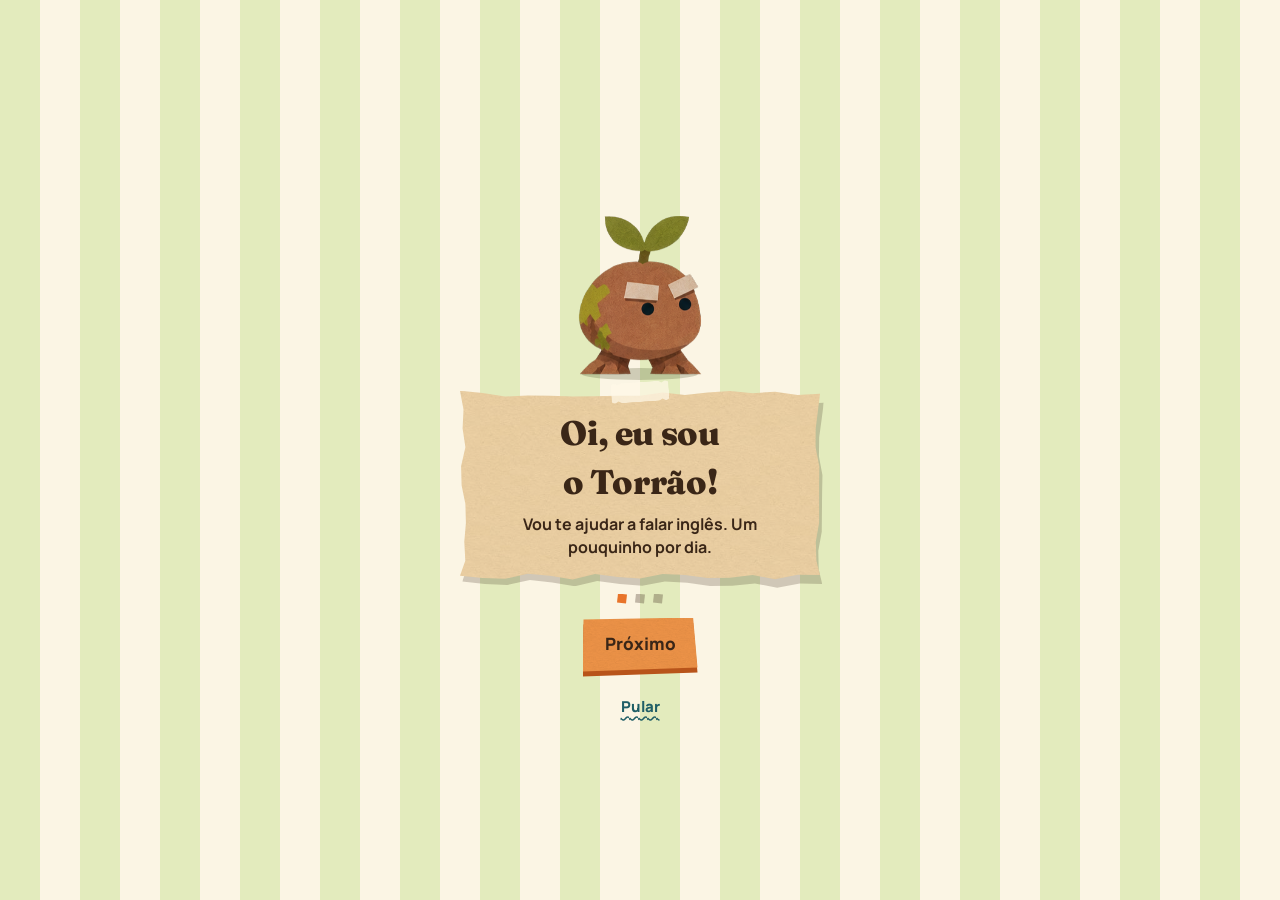
<file: index.html>
<!doctype html>
<html lang="pt-BR">
<head>
<meta charset="utf-8">
<meta name="viewport" content="width=device-width, initial-scale=1, viewport-fit=cover, user-scalable=no">
<meta name="theme-color" content="#3a2617">
<title>Torrão</title>
<link rel="preload" href="assets/fonts/fraunces-latin.woff2" as="font" type="font/woff2" crossorigin>
<link rel="stylesheet" href="src/style.css?v=83">
</head>
<body>
<div id="app">
  <div class="ceu"></div>
  <div class="nuvens" aria-hidden="true"></div>
  <div id="conteudo"></div>
</div>
<div id="camada"></div>
<div id="aviso" role="status" aria-live="polite"></div>
<script src="src/versao.js?v=83"></script>
<script src="src/canal.js?v=83"></script>
<script src="src/data.js?v=83"></script>
<script src="src/data2.js?v=83"></script>
<script src="src/generico.js?v=83"></script>
<script src="src/ia.js?v=83"></script>
<script src="src/teste_data.js?v=83"></script>
<script src="src/logic.js?v=83"></script>
<script>if (/[?&]foto=\d/.test(location.search)) document.write('<script src="src/foto.js"><\/script>');</script>
<script src="src/som.js?v=83"></script>
<script src="src/voz.js?v=83"></script>
<script src="src/loja.js?v=83"></script>
<script src="src/papel.js?v=83"></script>
<script src="src/pet_meta.js?v=83"></script>
<script src="src/roupa_meta.js?v=83"></script>
<script src="src/vestir.js?v=83"></script>
<script src="src/careca_meta.js?v=83"></script>
<script src="src/roupa8_meta.js?v=83"></script>
<script src="src/pet.js?v=83"></script>
<script src="src/app.js?v=83"></script>
</body>
</html>
</file>
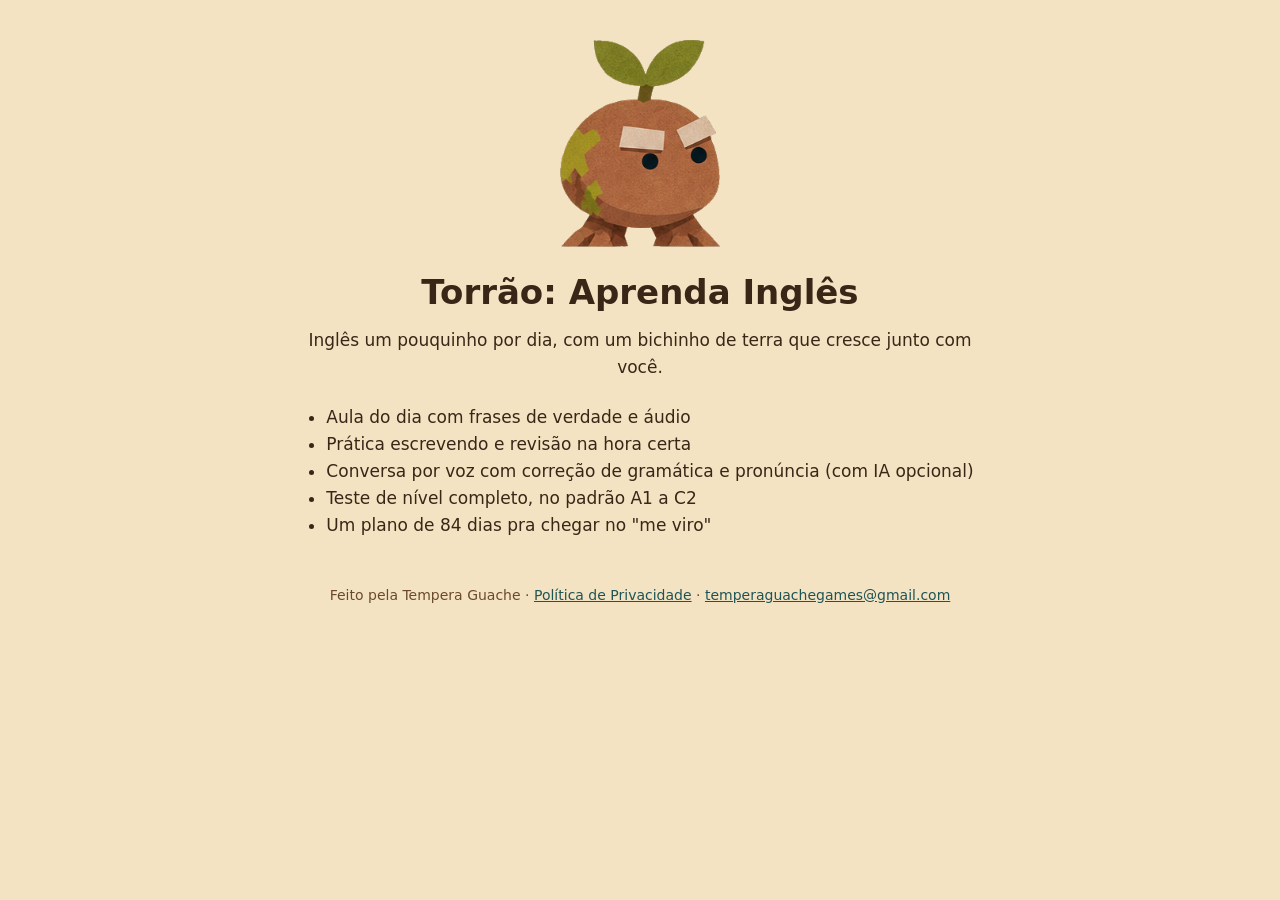
<file: docs/index.html>
<!doctype html>
<html lang="pt-BR">
<head>
<meta charset="utf-8">
<meta name="viewport" content="width=device-width, initial-scale=1">
<title>Torrão: Aprenda Inglês</title>
<style>
  body { margin: 0; background: #f4e3c3; color: #3a2617; font: 17px/1.6 system-ui, -apple-system, "Segoe UI", Roboto, sans-serif; }
  main { max-width: 680px; margin: 0 auto; padding: 40px 18px 60px; text-align: center; }
  img { width: 160px; height: auto; }
  h1 { font-size: 34px; margin: 10px 0 4px; }
  p { margin: 8px 0; }
  ul { text-align: left; display: inline-block; margin: 14px 0; padding-left: 20px; }
  a { color: #1f5456; }
  .rodape { margin-top: 30px; font-size: 14px; color: #6b4a2c; }
</style>
</head>
<body>
<main>
  <img src="torrao.png" alt="Torrão">
  <h1>Torrão: Aprenda Inglês</h1>
  <p>Inglês um pouquinho por dia, com um bichinho de terra que cresce junto com você.</p>
  <ul>
    <li>Aula do dia com frases de verdade e áudio</li>
    <li>Prática escrevendo e revisão na hora certa</li>
    <li>Conversa por voz com correção de gramática e pronúncia (com IA opcional)</li>
    <li>Teste de nível completo, no padrão A1 a C2</li>
    <li>Um plano de 84 dias pra chegar no "me viro"</li>
  </ul>
  <p class="rodape">Feito pela Tempera Guache · <a href="privacidade.html">Política de Privacidade</a> · <a href="mailto:temperaguachegames@gmail.com">temperaguachegames@gmail.com</a></p>
</main>
</body>
</html>
</file>
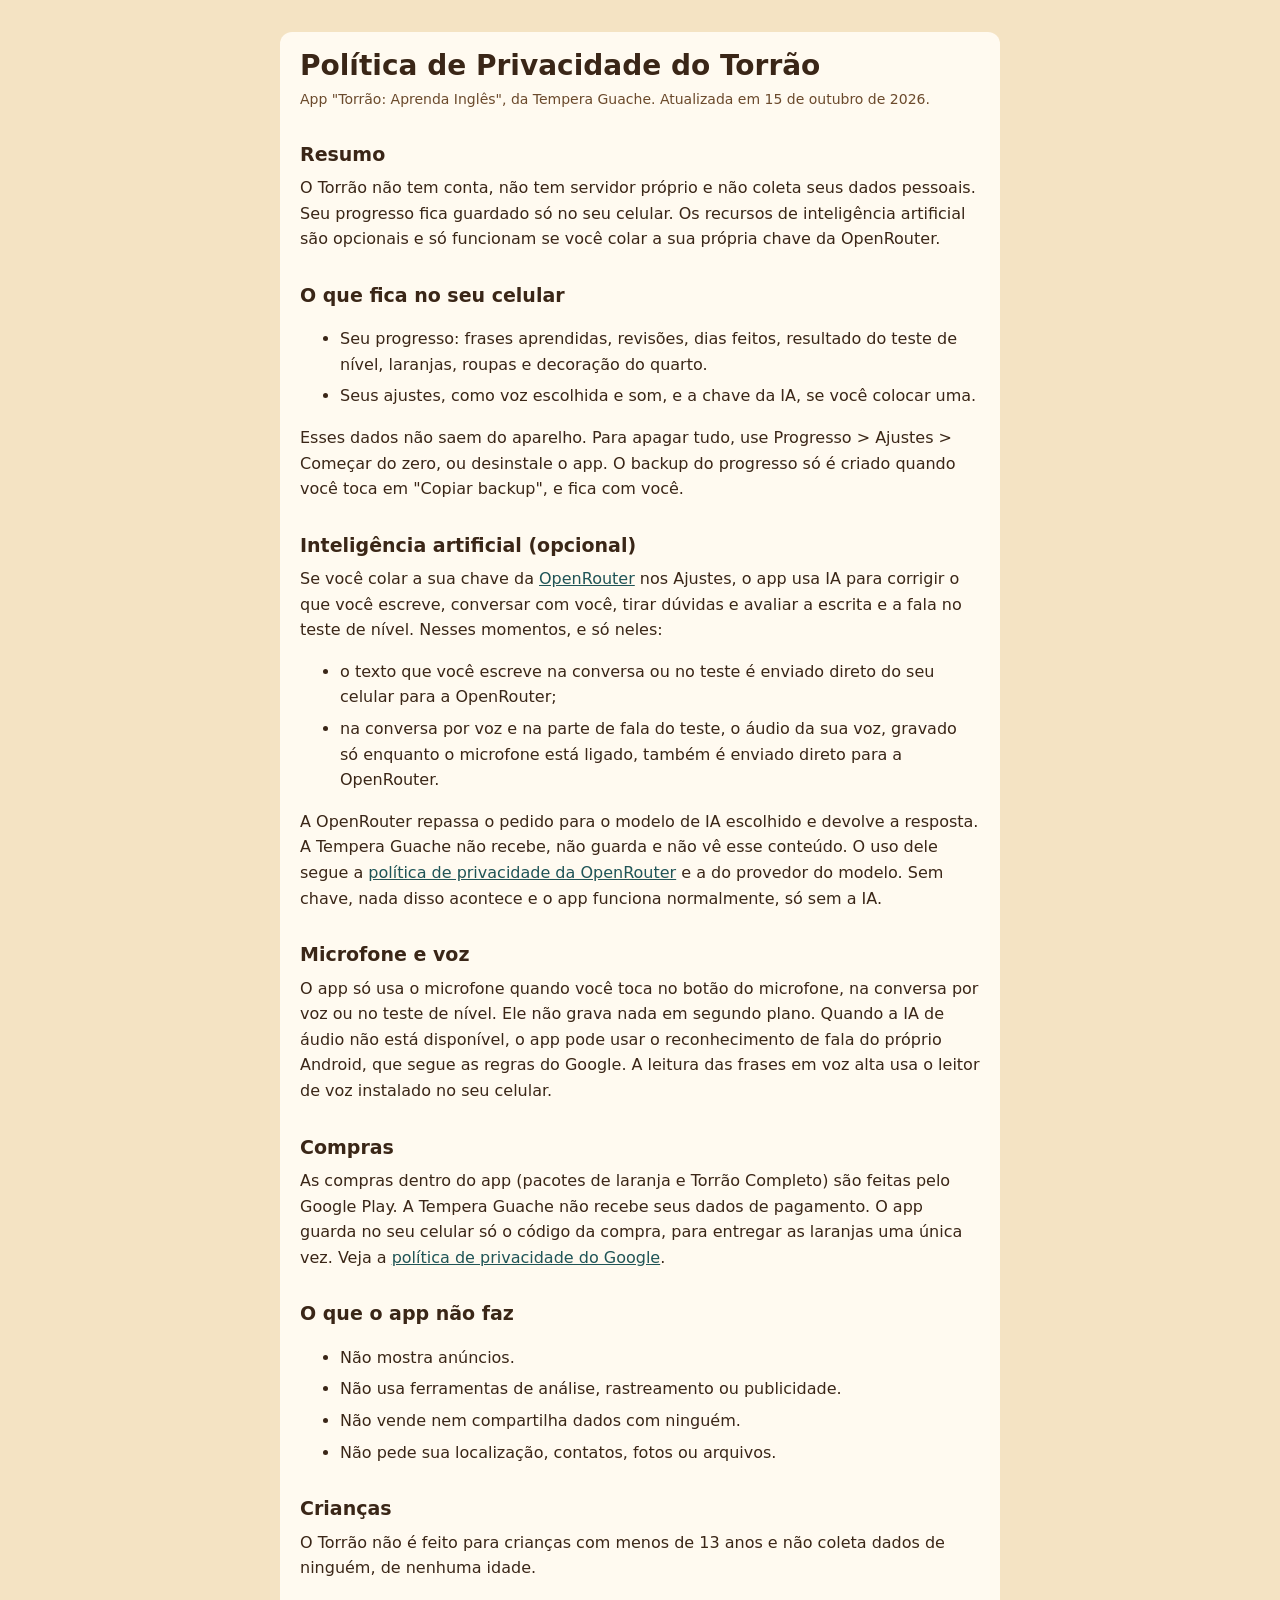
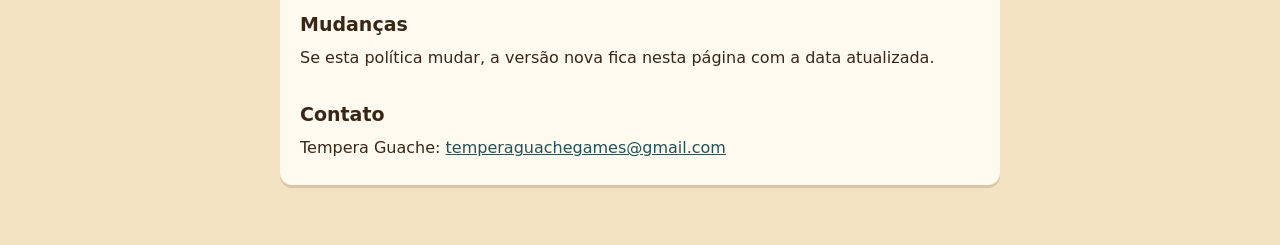
<file: docs/privacidade.html>
<!doctype html>
<html lang="pt-BR">
<head>
<meta charset="utf-8">
<meta name="viewport" content="width=device-width, initial-scale=1">
<title>Torrão: Política de Privacidade</title>
<style>
  body { margin: 0; background: #f4e3c3; color: #3a2617; font: 16px/1.6 system-ui, -apple-system, "Segoe UI", Roboto, sans-serif; }
  main { max-width: 720px; margin: 0 auto; padding: 32px 18px 60px; }
  h1 { font-size: 28px; line-height: 1.15; margin: 0 0 4px; }
  h2 { font-size: 19px; margin: 28px 0 6px; }
  p, li { margin: 6px 0; }
  .data { color: #6b4a2c; font-size: 14px; }
  a { color: #1f5456; }
  .papel { background: #fffaf0; border-radius: 12px; padding: 18px 20px; box-shadow: 0 3px 0 rgba(58, 38, 23, .15); }
</style>
</head>
<body>
<main>
  <div class="papel">
    <h1>Política de Privacidade do Torrão</h1>
    <p class="data">App "Torrão: Aprenda Inglês", da Tempera Guache. Atualizada em 15 de outubro de 2026.</p>

    <h2>Resumo</h2>
    <p>O Torrão não tem conta, não tem servidor próprio e não coleta seus dados pessoais. Seu progresso fica guardado só no seu celular.
      Os recursos de inteligência artificial são opcionais e só funcionam se você colar a sua própria chave da OpenRouter.</p>

    <h2>O que fica no seu celular</h2>
    <ul>
      <li>Seu progresso: frases aprendidas, revisões, dias feitos, resultado do teste de nível, laranjas, roupas e decoração do quarto.</li>
      <li>Seus ajustes, como voz escolhida e som, e a chave da IA, se você colocar uma.</li>
    </ul>
    <p>Esses dados não saem do aparelho. Para apagar tudo, use Progresso &gt; Ajustes &gt; Começar do zero, ou desinstale o app.
      O backup do progresso só é criado quando você toca em "Copiar backup", e fica com você.</p>

    <h2>Inteligência artificial (opcional)</h2>
    <p>Se você colar a sua chave da <a href="https://openrouter.ai">OpenRouter</a> nos Ajustes, o app usa IA para corrigir o que você escreve, conversar com você,
      tirar dúvidas e avaliar a escrita e a fala no teste de nível. Nesses momentos, e só neles:</p>
    <ul>
      <li>o texto que você escreve na conversa ou no teste é enviado direto do seu celular para a OpenRouter;</li>
      <li>na conversa por voz e na parte de fala do teste, o áudio da sua voz, gravado só enquanto o microfone está ligado, também é enviado direto para a OpenRouter.</li>
    </ul>
    <p>A OpenRouter repassa o pedido para o modelo de IA escolhido e devolve a resposta. A Tempera Guache não recebe, não guarda e não vê esse conteúdo.
      O uso dele segue a <a href="https://openrouter.ai/privacy">política de privacidade da OpenRouter</a> e a do provedor do modelo.
      Sem chave, nada disso acontece e o app funciona normalmente, só sem a IA.</p>

    <h2>Microfone e voz</h2>
    <p>O app só usa o microfone quando você toca no botão do microfone, na conversa por voz ou no teste de nível. Ele não grava nada em segundo plano.
      Quando a IA de áudio não está disponível, o app pode usar o reconhecimento de fala do próprio Android, que segue as regras do Google.
      A leitura das frases em voz alta usa o leitor de voz instalado no seu celular.</p>

    <h2>Compras</h2>
    <p>As compras dentro do app (pacotes de laranja e Torrão Completo) são feitas pelo Google Play. A Tempera Guache não recebe seus dados de pagamento.
      O app guarda no seu celular só o código da compra, para entregar as laranjas uma única vez. Veja a <a href="https://policies.google.com/privacy">política de privacidade do Google</a>.</p>

    <h2>O que o app não faz</h2>
    <ul>
      <li>Não mostra anúncios.</li>
      <li>Não usa ferramentas de análise, rastreamento ou publicidade.</li>
      <li>Não vende nem compartilha dados com ninguém.</li>
      <li>Não pede sua localização, contatos, fotos ou arquivos.</li>
    </ul>

    <h2>Crianças</h2>
    <p>O Torrão não é feito para crianças com menos de 13 anos e não coleta dados de ninguém, de nenhuma idade.</p>

    <h2>Mudanças</h2>
    <p>Se esta política mudar, a versão nova fica nesta página com a data atualizada.</p>

    <h2>Contato</h2>
    <p>Tempera Guache: <a href="mailto:temperaguachegames@gmail.com">temperaguachegames@gmail.com</a></p>
  </div>
</main>
</body>
</html>
</file>
<file: src/style.css>
/* Torrão v2: "horta no céu de papel".
   Tudo é papel recortado: céu de fundo (muda com a hora), folhas com borda rasgada em camadas, botões de papel empilhado,
   tirinhas presas com fita. Sem contorno preto. Títulos em Fraunces, texto em Manrope. */
@font-face { font-family: "Fraunces"; src: url("../assets/fonts/fraunces-latin.woff2") format("woff2"); font-weight: 100 900; font-display: block; }
@font-face { font-family: "Fraunces"; src: url("../assets/fonts/fraunces-latinext.woff2") format("woff2"); font-weight: 100 900; font-display: block;
  unicode-range: U+0100-024F, U+0259, U+1E00-1EFF, U+2020, U+20A0-20AB, U+20AD-20C0, U+2113, U+2C60-2C7F, U+A720-A7FF; }
@font-face { font-family: "Manrope"; src: url("../assets/fonts/manrope-latin.woff2") format("woff2"); font-weight: 200 800; font-display: block; }
@font-face { font-family: "Manrope"; src: url("../assets/fonts/manrope-latinext.woff2") format("woff2"); font-weight: 200 800; font-display: block;
  unicode-range: U+0100-024F, U+0259, U+1E00-1EFF, U+2020, U+20A0-20AB, U+20AD-20C0, U+2113, U+2C60-2C7F, U+A720-A7FF; }

:root {
  --tinta: #3a2617;          /* texto */
  --tinta-2: #7a5236;
  --papel: #f3e6cc;          /* creme */
  --papel-2: #e8d4ad;
  --kraft: #c9a274;
  --kraft-escuro: #9c7650;
  --oliva: #6e7f2e;
  --oliva-claro: #a9b75a;
  --oliva-escuro: #4f5c1f;
  --laranja: #e8742a;
  --laranja-claro: #f4a259;
  --laranja-escuro: #b8541a;
  --petroleo: #1f5e66;
  --petroleo-claro: #6aa5a8;
  --petroleo-escuro: #154349;
  --terracota: #d9775a;
  --terracota-escuro: #a8513a;
  --fita: rgba(255, 249, 232, .72);
  --f-titulo: "Fraunces", Georgia, "Times New Roman", serif;
  --f-texto: "Manrope", "Segoe UI", system-ui, -apple-system, sans-serif;
  --nav-h: 74px;
  color-scheme: light;
}

* { box-sizing: border-box; -webkit-tap-highlight-color: transparent; }
html, body { height: 100%; margin: 0; }
body {
  background: #2a1b10;
  color: var(--tinta);
  font-family: var(--f-texto);
  font-size: 15px;
  line-height: 1.45;
  overscroll-behavior: none;
  -webkit-user-select: none; user-select: none;
}
button { font: inherit; color: inherit; cursor: pointer; border: 0; background: none; padding: 0; }
input, textarea { font: inherit; -webkit-user-select: text; user-select: text; }
img { display: block; max-width: 100%; -webkit-user-drag: none; }
[hidden] { display: none !important; }
:focus-visible { outline: 3px dashed var(--laranja-escuro); outline-offset: 4px; }

h1, h2, h3 { font-family: var(--f-titulo); font-weight: 800; margin: 0; letter-spacing: -.01em; color: var(--tinta); text-wrap: balance; font-optical-sizing: auto; }

/* ---------- moldura do app e céu ---------- */
#app { position: relative; max-width: 520px; height: 100%; margin: 0 auto; overflow: hidden; background: #f0b98a; }
.ceu { position: absolute; inset: 0; background: var(--ceu-img) center top / cover no-repeat; z-index: 0; transition: background-image 1s; }
/* véu de papel por cima do cenário: o fundo fica mais calmo e o que importa aparece */
.ceu::after { content: ""; position: absolute; inset: 0; background: rgba(243, 230, 204, .28); }
.festa .ceu::after, .revisao .ceu::after { background: rgba(243, 230, 204, .45); }
body.noite .ceu::after { background: rgba(243, 230, 204, .1); }
body.noite .festa .ceu::after, body.noite .revisao .ceu::after { background: rgba(30, 20, 40, .25); }
.nuvens { position: absolute; inset: 0; z-index: 1; pointer-events: none; overflow: hidden; }
.nuvens.noite .nuvem { filter: brightness(.5) saturate(.6); }
.nuvem { position: absolute; left: 0; opacity: .95; animation: vento linear infinite; will-change: transform; transition: filter .6s; }
@keyframes vento { from { transform: translateX(-120%); } to { transform: translateX(var(--fim, 560px)); } }
.tela { position: absolute; inset: 0; z-index: 2; overflow-y: auto; overflow-x: hidden; padding-bottom: calc(var(--nav-h) + 24px); -webkit-overflow-scrolling: touch; scrollbar-width: none; }
.tela::-webkit-scrollbar { display: none; }

/* ---------- papel (folha com borda rasgada e uma camada embaixo) ---------- */
.papel { position: relative; isolation: isolate; padding: 18px; }
.papel::before, .papel::after { content: ""; position: absolute; inset: 0; clip-path: var(--rasgo, none); }
.papel::before { z-index: -1; background: var(--papel) url("../assets/papel.jpg") center / 320px; background-blend-mode: multiply; }
.papel::after { z-index: -2; background: var(--papel-sombra, rgba(58, 38, 23, .22)); transform: translate(3px, 7px) rotate(.5deg); }
.papel.kraft::before { background-color: var(--kraft); }
.papel.creme2::before { background-color: var(--papel-2); }
.r1 { --rasgo: var(--rasgo-1); } .r2 { --rasgo: var(--rasgo-2); } .r3 { --rasgo: var(--rasgo-3); }
.r4 { --rasgo: var(--rasgo-4); } .r5 { --rasgo: var(--rasgo-5); } .r6 { --rasgo: var(--rasgo-6); }
.torto-e { transform: rotate(-1.2deg); } .torto-d { transform: rotate(1deg); }

/* fita adesiva */
.fita { position: absolute; width: 58px; height: 20px; background: var(--fita); top: -9px; left: 50%; transform: translateX(-50%) rotate(-4deg); z-index: 3;
  clip-path: polygon(0 8%, 6% 0, 12% 10%, 18% 0, 82% 0, 88% 10%, 94% 0, 100% 8%, 100% 92%, 94% 100%, 88% 90%, 82% 100%, 18% 100%, 12% 90%, 6% 100%, 0 92%); }
.fita.e { left: 14px; transform: rotate(-12deg); } .fita.d { left: auto; right: 6px; transform: rotate(10deg); }

/* ---------- botões de papel empilhado ---------- */
.botao {
  --cor: var(--papel); --cor-base: var(--kraft-escuro);
  position: relative; isolation: isolate; display: inline-flex; align-items: center; justify-content: center; gap: 8px;
  min-height: 50px; padding: 10px 18px 14px; font-weight: 800; font-size: 15.5px; color: var(--tinta); text-align: center; line-height: 1.2;
  transition: transform .09s ease-out;
}
.botao::before, .botao::after { content: ""; position: absolute; inset: 0 0 4px; clip-path: var(--corte, var(--corte-1)); }
.botao::before { z-index: -1; background: var(--cor) url("../assets/papel.jpg") center / 260px; background-blend-mode: multiply; transition: transform .09s ease-out; }
.botao::after { z-index: -2; background: var(--cor-base); transform: translateY(5px); }
.botao:active:not(:disabled) { transform: translateY(4px); }
.botao:active:not(:disabled)::after { transform: translateY(1px); }
.botao img { width: 26px; height: 26px; object-fit: contain; }
.botao.verde { --cor: var(--oliva-claro); --cor-base: var(--oliva-escuro); }
.botao.laranja { --cor: var(--laranja-claro); --cor-base: var(--laranja-escuro); }
.botao.azul { --cor: var(--petroleo-claro); --cor-base: var(--petroleo-escuro); }
.botao.terra { --cor: var(--terracota); --cor-base: var(--terracota-escuro); }
.botao.kraft { --cor: var(--kraft); --cor-base: var(--kraft-escuro); }
.botao.c2 { --corte: var(--corte-2); } .botao.c3 { --corte: var(--corte-3); } .botao.c4 { --corte: var(--corte-4); }
.botao.grande { min-height: 58px; font-size: 17px; padding: 12px 22px 16px; }
.botao.cheio { width: 100%; }
.botao.mini { min-height: 40px; padding: 7px 12px 11px; font-size: 14px; }
.botao:disabled { --cor: #d8c9ac; --cor-base: #a8987a; color: rgba(58, 38, 23, .55); cursor: default; }
.botao:disabled img { filter: saturate(.2); opacity: .6; }
.botao.on { --cor: var(--oliva-claro); --cor-base: var(--oliva-escuro); }
.botao.on::marker { content: none; }
.botao .ok { width: 20px; height: 20px; }
.link { font-weight: 800; color: var(--petroleo); text-decoration: underline; text-decoration-style: wavy; text-underline-offset: 4px; padding: 6px 0; }

/* ---------- bilhetes do topo (pontos, sequência, laranjas, sede) ---------- */
.hud { position: sticky; top: 0; z-index: 6; display: flex; gap: 8px; justify-content: flex-end; padding: 12px 12px 0; pointer-events: none; }
.bilhete { pointer-events: auto; position: relative; isolation: isolate; display: inline-flex; align-items: center; gap: 4px; padding: 5px 11px 6px 6px;
  font-weight: 800; font-size: 15px; font-variant-numeric: tabular-nums; white-space: nowrap; }
.bilhete::before { content: ""; position: absolute; inset: 0; z-index: -1; background: var(--papel) url("../assets/papel.jpg") center / 200px; background-blend-mode: multiply;
  clip-path: polygon(0 0, 100% 0, 100% 35%, 96% 50%, 100% 65%, 100% 100%, 0 100%, 0 65%, 4% 50%, 0 35%); filter: drop-shadow(0 3px 0 rgba(58,38,23,.25)); }
.bilhete:nth-child(odd) { transform: rotate(-2deg); } .bilhete:nth-child(even) { transform: rotate(1.5deg); }
.bilhete img { width: 26px; height: 26px; object-fit: contain; }

/* ---------- cena da horta ---------- */
.cena { position: relative; height: 540px; }
.ilha-grupo { position: absolute; left: 50%; top: 168px; width: min(84%, 380px); transform: translateX(-50%); animation: flutua 6.5s ease-in-out infinite; }
.ilha-grupo .ilha { width: 100%; filter: drop-shadow(0 18px 14px rgba(40, 20, 40, .18)); }
@keyframes flutua { 0%, 100% { transform: translate(-50%, 0) rotate(-.6deg); } 50% { transform: translate(-50%, -12px) rotate(.6deg); } }
.pet-onde { position: absolute; left: 50%; transform: translateX(-50%); bottom: var(--pet-bottom, 70%); display: flex; justify-content: center; }
.pet { position: relative; height: var(--pet-h, 160px); aspect-ratio: var(--pet-ar, 1); cursor: pointer; }
.pet .sprite { position: absolute; inset: 0; transform-origin: 50% 100%; will-change: transform; }
.pet .corpo { position: absolute; inset: 0; background-repeat: no-repeat; background-size: 400% 400%; }
.pet.arcoiris .corpo { animation: arcoiris 6s linear infinite; }
@keyframes arcoiris { from { filter: hue-rotate(0deg) saturate(1.5); } to { filter: hue-rotate(360deg) saturate(1.5); } }
/* skins que mexem (26/10/2026): cada uma com o seu jeito */
.pet.anim-aurora .corpo { animation: aurora 9s ease-in-out infinite alternate; }
@keyframes aurora { 0% { filter: hue-rotate(80deg) saturate(1.5) brightness(1.05); } 50% { filter: hue-rotate(150deg) saturate(1.7) brightness(1.1); }
  100% { filter: hue-rotate(250deg) saturate(1.5) brightness(1.05); } }
.pet.anim-brasa .corpo { animation: brasa 2.6s ease-in-out infinite; }
@keyframes brasa { 0%, 100% { filter: sepia(.5) saturate(2.4) hue-rotate(-35deg) brightness(.95) drop-shadow(0 0 2px rgba(255, 120, 30, .35)); }
  50% { filter: sepia(.5) saturate(3) hue-rotate(-28deg) brightness(1.15) drop-shadow(0 0 10px rgba(255, 140, 40, .75)); } }
.pet.anim-galaxia .corpo { animation: galaxia 7s linear infinite; }
@keyframes galaxia { 0% { filter: hue-rotate(200deg) saturate(1.7) brightness(.8) drop-shadow(0 0 4px rgba(150, 120, 255, .5)); }
  50% { filter: hue-rotate(290deg) saturate(1.9) brightness(.85) drop-shadow(0 0 9px rgba(220, 130, 255, .7)); }
  100% { filter: hue-rotate(200deg) saturate(1.7) brightness(.8) drop-shadow(0 0 4px rgba(150, 120, 255, .5)); } }
.pet.anim-fantasma .corpo { animation: fantasma 3.4s ease-in-out infinite; }
@keyframes fantasma { 0%, 100% { filter: saturate(.2) brightness(1.45) opacity(.82); transform: translateY(0); }
  50% { filter: saturate(.2) brightness(1.55) opacity(.62); transform: translateY(-4%); } }
@media (prefers-reduced-motion: reduce) { .pet.anim-aurora .corpo, .pet.anim-brasa .corpo, .pet.anim-galaxia .corpo, .pet.anim-fantasma .corpo { animation: none; } }
.pet .roupa { position: absolute; height: auto; pointer-events: none; --cor: none; }
/* a sombrinha embaixo da peça é o que faz parecer que ela está apoiada na cabeça */
.pet .roupa.cabeca { transform: translate(-50%, -100%) rotate(var(--ang, 0deg)); transform-origin: 50% 100%;
  filter: var(--cor) drop-shadow(0 3px 0 rgba(45, 25, 12, .32)); }
.pet .roupa.cabeca.enc { transform: none; filter: var(--cor) drop-shadow(0 2px 0 rgba(45, 25, 12, .22)); }
.pet .roupa.cabeca.meio { transform: translate(-50%, -50%) rotate(var(--ang, 0deg)); transform-origin: 50% 50%; }
.pet .roupa.rosto { transform: translate(-50%, -50%) rotate(var(--ang, 0deg)); filter: var(--cor) drop-shadow(0 2px 0 rgba(45, 25, 12, .25)); }
.pet::after { content: ""; position: absolute; left: 50%; bottom: -3px; width: 66%; height: 12px; transform: translateX(-50%); background: rgba(50, 60, 20, .22); border-radius: 50%; z-index: -1; transition: transform .2s; }

.fala { position: absolute; left: 50%; bottom: calc(100% + 14px); transform: translateX(-50%) rotate(-1deg); width: max-content; max-width: min(290px, 82vw);
  padding: 10px 14px 12px; font-weight: 700; font-size: 14.5px; text-align: center; z-index: 4; animation: surge .35s cubic-bezier(.2, 1.4, .4, 1); }
.fala .rabo { position: absolute; left: 46%; bottom: -12px; width: 22px; height: 14px; background: var(--papel); clip-path: polygon(0 0, 100% 0, 30% 100%); }
.fala .en-fala { display: block; font-family: var(--f-titulo); font-weight: 700; font-size: 17px; font-style: italic; }
.fala .pt-fala { display: block; font-size: 12.5px; color: var(--tinta-2); font-weight: 600; }
@keyframes surge { from { opacity: 0; transform: translate(-50%, 8px) rotate(-1deg) scale(.9); } to { opacity: 1; transform: translateX(-50%) rotate(-1deg); } }

.cena > .fala { top: 66px; bottom: auto; }
.dar-laranja { position: absolute; right: 12px; bottom: 4px; z-index: 3; }
.ilha-grupo { width: min(70%, 320px) !important; }
.acoes { position: absolute; left: 0; right: 0; bottom: 0; display: flex; gap: 12px; padding: 0 16px; }
.acoes .botao { flex: 1 1 0; }

/* ---------- horta flutuante ---------- */
.horta { padding: 26px 14px 10px; display: grid; gap: 16px; }
.faixa { justify-self: center; position: relative; padding: 8px 24px 10px; text-align: center; }
.faixa h2 { font-size: 24px; }
.faixa p { margin: 2px 0 0; font-size: 13px; font-weight: 700; color: var(--tinta-2); }
.lotes { display: grid; grid-template-columns: repeat(3, minmax(0, 1fr)); gap: 18px 10px; }
.lote { position: relative; display: grid; justify-items: center; gap: 2px; min-width: 0; }
.lote .planta { width: 100%; aspect-ratio: 1; object-fit: contain; animation: boia var(--t, 5s) ease-in-out infinite; animation-delay: var(--d, 0s); filter: drop-shadow(0 10px 8px rgba(40, 20, 40, .16)); }
@keyframes boia { 0%, 100% { transform: translateY(0) rotate(-1deg); } 50% { transform: translateY(-7px) rotate(1deg); } }
.lote:active .planta { transform: scale(.94); }
.tira { position: relative; isolation: isolate; max-width: 100%; padding: 5px 8px 6px; font-size: 11.5px; font-weight: 800; line-height: 1.2; text-align: center;
  overflow: hidden; text-overflow: ellipsis; white-space: nowrap; }
.lote .tira { white-space: normal; display: -webkit-box; -webkit-line-clamp: 2; -webkit-box-orient: vertical; max-height: calc(2.4em + 11px); }
.tira::before { content: ""; position: absolute; inset: 0; z-index: -1; background: var(--papel) url("../assets/papel.jpg") center / 200px; background-blend-mode: multiply;
  clip-path: polygon(0 4%, 100% 0, 99% 96%, 2% 100%); filter: drop-shadow(0 2px 0 rgba(58,38,23,.2)); }
.lote:nth-child(3n+1) .tira { transform: rotate(-2deg); } .lote:nth-child(3n+2) .tira { transform: rotate(1.5deg); } .lote:nth-child(3n) .tira { transform: rotate(-.5deg); }
.gotinha { position: absolute; top: 30%; right: 10%; width: 28px; animation: pinga 1.3s ease-in-out infinite; }
@keyframes pinga { 0%, 100% { transform: translateY(0) rotate(8deg); } 50% { transform: translateY(-6px) rotate(-6deg); } }
.vazio { display: grid; gap: 12px; justify-items: center; text-align: center; }
.vazio .papel { max-width: 300px; }
.vazio p { margin: 0; font-weight: 600; }
.vazio img { width: 120px; animation: boia 5s ease-in-out infinite; }

/* ---------- mapa (Hoje) ---------- */
.topo { padding: 18px 16px 6px; display: grid; justify-items: center; text-align: center; }
.topo .papel { padding: 12px 22px 14px; }
.topo h1 { font-size: 28px; line-height: 1.05; }
.topo p { margin: 4px 0 0; font-weight: 700; color: var(--tinta-2); font-size: 13.5px; }
.mapa { position: relative; margin: 0 auto; width: 100%; max-width: 420px; }
.mapa svg.linha { position: absolute; inset: 0; width: 100%; height: 100%; pointer-events: none; overflow: visible; }
.ilha-dia { position: absolute; width: 132px; transform: translate(-50%, -50%); display: grid; justify-items: center; }
.ilha-dia .ilha-img { width: 100%; animation: boia var(--t, 6s) ease-in-out infinite; animation-delay: var(--d, 0s); filter: drop-shadow(0 10px 8px rgba(40, 20, 40, .18)); }
.ilha-dia.grande { width: 190px; }
.ilha-dia.futuro .ilha-img { filter: saturate(.3) brightness(1.06) drop-shadow(0 10px 8px rgba(40, 20, 40, .12)); }
.num { position: absolute; top: 2px; left: -6px; z-index: 2; min-width: 40px; padding: 4px 8px 5px; font-family: var(--f-titulo); font-weight: 900; font-size: 19px; line-height: 1; text-align: center; isolation: isolate; transform: rotate(-6deg); }
.num::before { content: ""; position: absolute; inset: 0; z-index: -1; background: var(--laranja-claro) url("../assets/papel.jpg") center / 160px; background-blend-mode: multiply;
  clip-path: polygon(0 10%, 100% 0, 94% 100%, 5% 92%); filter: drop-shadow(0 2px 0 rgba(58,38,23,.25)); }
.ilha-dia.feito .num::before { background-color: var(--oliva-claro); }
.ilha-dia .tira { margin-top: -30%; max-width: 168px; z-index: 2; white-space: normal; display: -webkit-box; -webkit-line-clamp: 2; -webkit-box-orient: vertical; font-size: 12px; max-height: calc(2.4em + 11px); }
.ilha-dia .marcador { position: absolute; left: 50%; bottom: 58%; transform: translateX(-50%); height: 74px; z-index: 3; pointer-events: none; }
.abas-mundo { display: grid; grid-template-columns: repeat(3, minmax(0, 1fr)); gap: 8px; padding: 6px 12px 0; }
.aba-mundo { position: relative; isolation: isolate; display: grid; gap: 0; padding: 7px 6px 9px; font-family: var(--f-titulo); font-weight: 800; font-size: 13.5px; line-height: 1.1; text-align: center; color: var(--tinta); }
.aba-mundo small { font-family: var(--f-texto); font-size: 10.5px; font-weight: 800; letter-spacing: .08em; text-transform: uppercase; color: var(--tinta-2); }
.aba-mundo::before { content: ""; position: absolute; inset: 0; z-index: -1; background: var(--papel-2) url("../assets/papel.jpg") center / 200px; background-blend-mode: multiply; clip-path: var(--corte-1); filter: drop-shadow(0 3px 0 rgba(58,38,23,.25)); }
.aba-mundo.on::before { background-color: var(--laranja-claro); }
.aba-mundo.on { transform: translateY(-2px) rotate(-1deg); }
.semana small { display: block; font-family: var(--f-texto); font-size: 11px; font-weight: 700; color: var(--tinta-2); white-space: normal; max-width: 220px; }
.ilha-dia.leve { width: 112px; }
.semana { position: absolute; left: 50%; transform: translate(-50%, -50%) rotate(-1.5deg); padding: 6px 20px 8px; font-family: var(--f-titulo); font-weight: 800; font-size: 17px; white-space: nowrap; text-align: center; }

/* ---------- folha de baixo (dia, planta) ---------- */
#camada:empty { display: none; }
.escuro { position: fixed; inset: 0; z-index: 20; background: rgba(42, 27, 16, .5); display: flex; align-items: flex-end; justify-content: center; animation: fade .2s ease-out; }
@keyframes fade { from { opacity: 0; } to { opacity: 1; } }
.folha { position: relative; width: 100%; max-width: 520px; max-height: 90vh; overflow-y: auto; padding: 30px 18px calc(20px + env(safe-area-inset-bottom, 0px));
  display: grid; gap: 16px; animation: sobe .32s cubic-bezier(.2, 1.2, .4, 1); scrollbar-width: none; }
.folha::-webkit-scrollbar { display: none; }
.folha::before { clip-path: var(--rasgo-topo); }
.folha::after { display: none; }
@keyframes sobe { from { transform: translateY(60px); opacity: .3; } to { transform: none; opacity: 1; } }
.folha-topo { display: flex; justify-content: space-between; align-items: flex-start; gap: 10px; }
.folha-topo h2 { font-size: 26px; line-height: 1.08; }
.rotulo { font-size: 11.5px; font-weight: 800; letter-spacing: .1em; text-transform: uppercase; color: var(--tinta-2); }
.fechar { position: relative; flex: 0 0 auto; width: 42px; height: 42px; isolation: isolate; }
.fechar::before { content: ""; position: absolute; inset: 0; z-index: -1; background: var(--kraft) url("../assets/papel.jpg") center / 160px; background-blend-mode: multiply; clip-path: polygon(6% 0, 100% 5%, 94% 100%, 0 94%); }
.fechar i { position: absolute; left: 50%; top: 50%; width: 18px; height: 3.5px; border-radius: 2px; background: var(--tinta); }
.fechar i:first-child { transform: translate(-50%, -50%) rotate(45deg); } .fechar i:last-child { transform: translate(-50%, -50%) rotate(-45deg); }
.blocos { display: flex; flex-wrap: wrap; gap: 8px 6px; }
.blocos .tira { font-size: 13.5px; padding: 6px 11px 8px; white-space: normal; color: var(--petroleo-escuro); }
.blocos .tira::before { background-color: #fffaf0; filter: drop-shadow(0 3px 0 rgba(58,38,23,.25)); }
.blocos .tira:nth-child(odd) { transform: rotate(-1.5deg); } .blocos .tira:nth-child(even) { transform: rotate(1deg); }

.passos { display: grid; gap: 18px; }
.passo { display: grid; grid-template-columns: 48px minmax(0, 1fr); gap: 4px 12px; align-items: start; }
.passo-ic { width: 48px; height: 48px; display: grid; place-items: center; position: relative; isolation: isolate; }
.passo-ic::before { content: ""; position: absolute; inset: 0; z-index: -1; background: var(--papel-2); clip-path: polygon(8% 0, 100% 6%, 92% 100%, 0 92%); }
.passo.ok .passo-ic::before { background: var(--oliva-claro); }
.passo-ic img { width: 34px; height: 34px; object-fit: contain; }
.passo-corpo { display: grid; gap: 8px; min-width: 0; }
.passo-titulo { display: flex; justify-content: space-between; gap: 8px; align-items: baseline; }
.passo-titulo b { font-family: var(--f-titulo); font-size: 19px; font-weight: 800; }
.pts { font-weight: 800; color: var(--laranja-escuro); white-space: nowrap; font-variant-numeric: tabular-nums; }
.passo p { margin: 0; font-size: 14px; }
.copiar { position: relative; display: grid; gap: 8px; padding: 14px 12px 12px; margin-top: 4px; }
.copiar::before { content: ""; position: absolute; inset: 0; z-index: -1; background: #fffaf0; clip-path: polygon(0 3%, 100% 0, 99% 97%, 1% 100%); }
.copiar { isolation: isolate; }
.copiar q { font-size: 13.5px; font-style: italic; quotes: none; -webkit-user-select: text; user-select: text; word-break: break-word; }
.copiar .botao { justify-self: start; }
.linha-botoes { display: flex; gap: 10px; flex-wrap: wrap; align-items: center; }
.opcoes { display: grid; grid-template-columns: repeat(auto-fit, minmax(96px, 1fr)); gap: 10px; }
.opcoes .botao { flex-direction: column; gap: 0; min-height: 64px; font-size: 13.5px; }
.opcoes .botao small { font-weight: 900; font-size: 13px; color: var(--laranja-escuro); }
.opcoes .botao.on small { color: var(--tinta); }
.total { display: grid; gap: 10px; }
.total-linha { display: flex; justify-content: space-between; font-weight: 800; }
.feito-selo { display: flex; gap: 10px; align-items: center; font-family: var(--f-titulo); font-weight: 800; font-size: 19px; color: var(--oliva-escuro); }
.feito-selo img { width: 36px; height: 36px; }

/* barra de progresso: papel rasgado enchendo */
.barra { position: relative; height: 16px; isolation: isolate; }
.barra::before { content: ""; position: absolute; inset: 0; z-index: -1; background: rgba(58, 38, 23, .14); clip-path: polygon(0 18%, 100% 0, 100% 84%, 0 100%); }
.barra i { display: block; height: 100%; width: 0; background: var(--laranja); clip-path: polygon(0 18%, 100% 4%, 98% 50%, 100% 88%, 0 100%); transition: width .6s cubic-bezier(.3, 1.3, .5, 1); }
.barra.verde i { background: var(--oliva); }

/* ---------- progresso ---------- */
.secao { padding: 0 16px; display: grid; gap: 20px; }
.evolucao { display: grid; grid-template-columns: repeat(4, minmax(0, 1fr)); gap: 6px; align-items: end; margin-top: 4px; }
.evolucao figure { margin: 0; display: grid; justify-items: center; gap: 4px; }
.evolucao img { height: 86px; width: auto; object-fit: contain; }
.evolucao figure.trancado img { filter: brightness(0) opacity(.18); }
.evolucao figcaption { font-size: 11.5px; font-weight: 800; color: var(--tinta-2); text-align: center; }
.evolucao figure.agora figcaption { color: var(--laranja-escuro); }
.grande-num { font-family: var(--f-titulo); font-weight: 900; font-size: 44px; line-height: 1; }
.stats { display: grid; grid-template-columns: repeat(2, minmax(0, 1fr)); gap: 14px 12px; }
.stat { display: grid; grid-template-columns: 38px minmax(0, 1fr); gap: 0 8px; align-items: center; padding: 12px; }
.stat img { width: 38px; height: 38px; object-fit: contain; grid-row: span 2; }
.stat b { font-family: var(--f-titulo); font-weight: 900; font-size: 24px; line-height: 1; font-variant-numeric: tabular-nums; }
.stat span { font-size: 12px; font-weight: 700; color: var(--tinta-2); }
.catalogo { display: grid; gap: 2px; }
.nivel { display: grid; grid-template-columns: 58px minmax(0, 1fr); gap: 10px; padding: 9px 0; align-items: start; border-top: 2px dotted rgba(58, 38, 23, .2); }
.nivel:first-child { border-top: 0; }
.nivel b { display: flex; gap: 4px; align-items: center; font-variant-numeric: tabular-nums; font-weight: 800; color: var(--tinta-2); }
.nivel p { margin: 0; font-size: 14px; color: var(--tinta-2); }
.nivel.ok b, .nivel.ok p { color: var(--tinta); }
.nivel.ok b img { width: 16px; height: 16px; }
.nivel.agora { position: relative; isolation: isolate; padding: 11px 10px; margin: 4px -8px; border-top: 0; }
.nivel.agora::before { content: ""; position: absolute; inset: 0; z-index: -1; background: var(--laranja-claro); clip-path: polygon(0 6%, 100% 0, 99% 94%, 1% 100%); }
.nivel.agora + .nivel { border-top: 0; }
.placar { display: grid; grid-template-columns: repeat(21, minmax(0, 1fr)); gap: 3px; align-items: end; height: 96px; }
.placar i { display: block; background: var(--oliva); min-height: 4px; clip-path: polygon(0 3px, 100% 0, 100% 100%, 0 100%); }
.placar i.zero { background: rgba(58, 38, 23, .14); }
.placar-eixo { display: flex; justify-content: space-between; font-size: 11px; font-weight: 700; color: var(--tinta-2); margin-top: 6px; }
.ajustes { display: grid; gap: 12px; }
.ajustes textarea { width: 100%; min-height: 90px; border: 0; padding: 10px; font-size: 12px; background: #fffaf0; color: var(--tinta); }

/* ---------- próximo passo e apresentação ---------- */
.proximo { display: grid; gap: 10px; }
.proximo h2 { font-size: 24px; line-height: 1.1; }
.proximo p { margin: 0; font-weight: 700; }
.progresso-dia { display: grid; gap: 6px; font-weight: 800; }
.passo.agora { position: relative; isolation: isolate; padding: 12px 10px; margin: -6px -8px; }
.passo.agora::before { content: ""; position: absolute; inset: 0; z-index: -1; background: #fff1d9; clip-path: var(--corte-2); filter: drop-shadow(0 3px 0 rgba(232,116,42,.45)); }
.agora-tag { display: inline-block; margin-right: 8px; padding: 2px 8px 3px; font-family: var(--f-texto); font-size: 11px; font-weight: 900; letter-spacing: .08em; text-transform: uppercase; color: #fff; background: var(--laranja); vertical-align: 3px; clip-path: polygon(0 8%, 100% 0, 96% 100%, 3% 92%); }
.passo.ok .resumo, .passo.ok .como { display: none; }
.passo.opcional { opacity: .9; }
.como summary { cursor: pointer; font-weight: 800; font-size: 13.5px; color: var(--petroleo); text-decoration: underline; text-decoration-style: wavy; text-underline-offset: 3px; }
.como[open] summary { margin-bottom: 6px; }
.como p { margin: 6px 0 0; font-size: 13.5px; }
.intro .festa-box .papel p { font-size: 16px; }
.pontinhos { display: flex; gap: 8px; }
.pontinhos i { width: 10px; height: 10px; background: rgba(58,38,23,.3); clip-path: polygon(10% 0, 100% 10%, 90% 100%, 0 90%); }
.pontinhos i.on { background: var(--laranja); }
.intro-plantas { display: flex; gap: 14px; align-items: flex-end; }
.intro-plantas img { width: 130px; animation: boia 5s ease-in-out infinite; }
.intro-fruta { width: 150px; animation: pulinho 1.6s ease-in-out infinite; }

/* ---------- cenários ---------- */
.cenario { position: relative; isolation: isolate; display: grid; grid-template-columns: 96px minmax(0, 1fr); gap: 12px; padding: 10px; }
.cenario::before { content: ""; position: absolute; inset: 0; z-index: -1; background: #fffaf0; clip-path: var(--corte-3); filter: drop-shadow(0 3px 0 rgba(58,38,23,.2)); }
.cenario.on::before { background: #eef2d6; }
.cenario > img { width: 96px; height: 150px; object-fit: cover; clip-path: polygon(4% 0, 100% 3%, 96% 100%, 0 97%); }
.cenario b { font-family: var(--f-titulo); font-size: 19px; font-weight: 800; }
.cenario p { margin: 0; font-size: 13.5px; }

/* ---------- a Toca ---------- */
.quarto { position: relative; width: 100%; aspect-ratio: 3 / 4; overflow: hidden; clip-path: var(--rasgo-4); filter: drop-shadow(0 8px 0 rgba(58,38,23,.25)); }
.quarto-fundo { position: absolute; inset: 0; width: 100%; height: 100%; object-fit: cover; }
.movel { position: absolute; transform: translateX(-50%); pointer-events: none; animation: poe .35s cubic-bezier(.2, 1.5, .4, 1); }
@keyframes poe { from { opacity: 0; transform: translate(-50%, -14px) scale(.9); } to { opacity: 1; transform: translateX(-50%); } }
.m-teto { top: 1%; left: 50%; width: 76%; z-index: 1; }
.m-parede_e { top: 20%; left: 20%; width: 18%; z-index: 1; }
.m-parede_d { top: 20%; left: 80%; width: 18%; z-index: 1; }
.m-fundo_e { bottom: 41%; left: 19%; width: 32%; z-index: 2; }
.m-fundo_d { bottom: 40%; left: 80%; width: 34%; z-index: 2; }
.m-chao { bottom: 9%; left: 50%; width: 68%; z-index: 3; }
.quarto-pet { position: absolute; left: 50%; bottom: 13%; transform: translateX(-50%); z-index: 4; }
.m-frente_e { bottom: 3%; left: 14%; width: 26%; z-index: 5; }
.m-frente_d { bottom: 3%; left: 86%; width: 26%; z-index: 5; }
.loja { display: grid; gap: 12px; }
.loja-grupo { display: grid; gap: 6px; }
.preco { display: inline-flex; align-items: center; gap: 2px; color: var(--laranja-escuro); font-weight: 900; font-size: 13px; }
.preco img { width: 16px; height: 16px; }
.peca.caro { opacity: .6; }

/* ---------- cores e skins ---------- */
.linha-cores { display: grid; gap: 6px; }
.linha-cores > span { font-size: 13px; font-weight: 800; color: var(--tinta-2); }
.cores { display: flex; gap: 8px; flex-wrap: wrap; }
.cor { position: relative; isolation: isolate; width: 52px; height: 46px; display: grid; place-items: center; }
.cor::before { content: ""; position: absolute; inset: 0; z-index: -1; background: #fffaf0; clip-path: var(--corte-4); filter: drop-shadow(0 2px 0 rgba(58,38,23,.2)); }
.cor.on::before { background: var(--oliva-claro); }
.cor img { width: 38px; height: 32px; object-fit: contain; }
.peca.skin img { height: 54px; width: auto; }

/* ---------- guarda-roupa ---------- */
.provador { display: flex; justify-content: center; padding-top: 22px; }
.pecas { display: grid; grid-template-columns: repeat(3, minmax(0, 1fr)); gap: 10px; }
.peca { position: relative; isolation: isolate; display: grid; justify-items: center; gap: 2px; padding: 10px 6px 9px; text-align: center; }
.peca::before { content: ""; position: absolute; inset: 0; z-index: -1; background: #fffaf0; clip-path: var(--corte-2); filter: drop-shadow(0 3px 0 rgba(58,38,23,.2)); }
.peca img { width: 56px; height: 46px; object-fit: contain; }
.peca span { font-size: 12px; font-weight: 800; line-height: 1.15; }
.peca small { font-size: 10.5px; font-weight: 700; color: var(--tinta-2); }
.peca.vestida::before { background: var(--oliva-claro); }
.peca.trancada img { filter: brightness(0) opacity(.22); }
.peca.trancada span, .peca.trancada small { color: rgba(58, 38, 23, .55); }

/* ---------- abas ---------- */
.nav { position: absolute; left: 0; right: 0; bottom: 0; z-index: 10; height: var(--nav-h); display: grid; grid-template-columns: repeat(4, 1fr); padding: 10px 8px 4px; isolation: isolate; }
.nav::before { content: ""; position: absolute; inset: 0; z-index: -1; background: var(--tinta) url("../assets/papel.jpg") center / 260px; background-blend-mode: multiply; clip-path: var(--rasgo-topo); }
.nav button { display: grid; justify-items: center; align-content: center; gap: 1px; color: var(--papel-2); font-weight: 800; font-size: 12px; position: relative; }
.nav img { width: 34px; height: 34px; object-fit: contain; opacity: .55; transition: transform .2s cubic-bezier(.2, 1.6, .4, 1), opacity .2s; }
.nav button[aria-current="page"] { color: var(--laranja-claro); }
.nav button[aria-current="page"] img { opacity: 1; transform: translateY(-6px) scale(1.18) rotate(-4deg); }
.nav .bolinha { position: absolute; top: 2px; left: calc(50% + 10px); min-width: 22px; height: 22px; padding: 0 6px; display: grid; place-items: center; font-size: 12px; font-weight: 900; color: var(--tinta); background: var(--laranja-claro); clip-path: polygon(10% 0, 100% 8%, 90% 100%, 0 90%); }

/* ---------- revisão ---------- */
.revisao { position: fixed; inset: 0; z-index: 30; display: flex; justify-content: center; animation: fade .25s ease-out; background: #2a1b10; }
.revisao .ceu { position: absolute; inset: 0; }
.rev { position: relative; z-index: 2; width: 100%; max-width: 520px; display: flex; flex-direction: column; gap: 18px; overflow-y: auto;
  padding: calc(env(safe-area-inset-top, 0px) + 14px) 16px calc(env(safe-area-inset-bottom, 0px) + 20px); }
.rev-topo { display: grid; grid-template-columns: 42px minmax(0, 1fr) auto; gap: 12px; align-items: center; }
.rev-cont { font-weight: 900; font-variant-numeric: tabular-nums; padding: 4px 10px 5px; position: relative; isolation: isolate; }
.rev-cont::before { content: ""; position: absolute; inset: 0; z-index: -1; background: var(--papel); clip-path: polygon(0 8%, 100% 0, 96% 100%, 4% 92%); }
.rev-planta { display: flex; justify-content: center; margin-bottom: -18px; }
.rev-planta img { width: 140px; height: 140px; object-fit: contain; animation: boia 5s ease-in-out infinite; filter: drop-shadow(0 12px 10px rgba(40, 20, 40, .2)); }
.bilhete-rev { display: grid; gap: 14px; padding: 30px 18px 20px; transform: rotate(-.8deg); }
.rev-dica { text-align: center; font-size: 13px; font-weight: 800; color: var(--tinta-2); letter-spacing: .04em; }
.rev-pergunta { font-family: var(--f-titulo); font-size: 24px; font-weight: 700; line-height: 1.22; text-align: center; text-wrap: balance; }
.rev input { width: 100%; border: 0; border-bottom: 2.5px dashed var(--kraft-escuro); background: transparent; padding: 10px 4px; font-size: 17px; color: var(--tinta); text-align: center; }
.rev input:focus { outline: none; border-bottom-style: solid; border-bottom-color: var(--laranja); }
.rev input::placeholder { color: rgba(58, 38, 23, .45); }
.resposta { position: relative; isolation: isolate; display: grid; gap: 8px; padding: 18px 16px 14px; transform: rotate(.8deg); animation: desliza .35s cubic-bezier(.2, 1.3, .4, 1); }
.resposta::before { content: ""; position: absolute; inset: 0; z-index: -1; background: #fffaf0 url("../assets/papel.jpg") center / 260px; background-blend-mode: multiply; clip-path: var(--rasgo-2); filter: drop-shadow(0 4px 0 rgba(58,38,23,.18)); }
@keyframes desliza { from { opacity: 0; transform: translateY(16px) rotate(4deg); } to { opacity: 1; transform: rotate(.8deg); } }
.en { font-family: var(--f-titulo); font-weight: 800; font-size: 23px; line-height: 1.2; -webkit-user-select: text; user-select: text; }
.resposta-linha { display: flex; gap: 10px; align-items: flex-start; justify-content: space-between; }
.ouvir { flex: 0 0 auto; width: 48px; height: 48px; display: grid; place-items: center; position: relative; isolation: isolate; }
.ouvir::before { content: ""; position: absolute; inset: 0; z-index: -1; background: var(--petroleo-claro); clip-path: polygon(8% 0, 100% 8%, 92% 100%, 0 92%); filter: drop-shadow(0 3px 0 var(--petroleo-escuro)); }
.ouvir img { width: 32px; height: 32px; }
.ouvir:active { transform: translateY(2px); }
.tambem { font-size: 13.5px; color: var(--tinta-2); }
.tambem b { color: var(--tinta); }
.voce { font-size: 13.5px; font-weight: 800; }
.voce.igual { color: var(--oliva-escuro); }
.voce.diferente { color: var(--terracota-escuro); }
.notas { display: grid; grid-template-columns: repeat(3, minmax(0, 1fr)); gap: 10px; }
.notas .botao { flex-direction: column; gap: 0; min-height: 66px; font-size: 16px; }
.notas .botao small { font-size: 11.5px; font-weight: 700; }
.rev-fim { display: grid; gap: 16px; justify-items: center; text-align: center; padding-top: 6vh; }
.rev-fim .pet { --pet-h: 210px; }
.rev-fim h2 { font-size: 32px; }
.ganhos { display: flex; gap: 10px; justify-content: center; flex-wrap: wrap; }

/* ---------- festa de evolução ---------- */
.festa { position: fixed; inset: 0; z-index: 40; display: grid; place-items: center; padding: 24px; overflow: hidden; animation: fade .3s ease-out; background: #2a1b10; }
.festa .ceu { position: absolute; inset: 0; }
.festa-box { position: relative; z-index: 2; display: grid; gap: 14px; justify-items: center; text-align: center; max-width: 360px; }
.festa-box .pet { --pet-h: 250px; }
.festa-box .papel { padding: 18px 20px 20px; }
.festa-box h1 { font-size: 34px; }
.festa-box p { margin: 6px 0 0; font-weight: 700; }
.confete { pointer-events: none; position: absolute; top: -20px; width: 12px; height: 16px; z-index: 1; animation: cai linear forwards; }
@keyframes cai { to { transform: translate(var(--x, 0), 110vh) rotate(var(--r, 540deg)); } }

/* ---------- aviso rápido ---------- */
#aviso { position: fixed; left: 50%; bottom: calc(var(--nav-h) + 16px); z-index: 50; transform: translate(-50%, 20px) rotate(-1deg); padding: 10px 18px 12px;
  font-weight: 800; opacity: 0; pointer-events: none; transition: opacity .2s, transform .25s; max-width: 88vw; text-align: center; isolation: isolate; }
#aviso::before { content: ""; position: absolute; inset: 0; z-index: -1; background: var(--tinta); clip-path: polygon(0 8%, 100% 0, 98% 100%, 2% 92%); }
#aviso { color: var(--papel); }
#aviso.on { opacity: 1; transform: translate(-50%, 0) rotate(-1deg); }

.voa { position: fixed; width: 44px; height: 44px; z-index: 45; pointer-events: none; transition: transform .65s cubic-bezier(.3, -.4, .6, 1), opacity .65s; }

@media (prefers-reduced-motion: reduce) {
  *, *::before, *::after { animation-duration: .01ms !important; animation-iteration-count: 1 !important; transition: none !important; }
}

/* ---------- Casa: o quarto do Torrão em tela cheia (do jeito do Pou) ---------- */
/* o quarto (3:4) fica embaixo; em cima, a parede continua: é a primeira fileira do desenho esticada pra cima (as listras são verticais) */
.tela.casa { padding: 0; overflow: hidden; bottom: var(--nav-h); }
.casa-quarto { position: absolute; inset: 0; overflow: hidden; background: var(--img) center top / 100% 6000% no-repeat; }
/* embaixo, o chão continua (última fileira do desenho esticada) e os botões ficam em cima dele, sem tapar os móveis da frente */
.casa-quarto::after { content: ""; position: absolute; left: 0; right: 0; bottom: 0; height: 100px; background: var(--img) center bottom / 100% 6000% no-repeat; }
.quarto-base { position: absolute; z-index: 1; left: 50%; bottom: 96px; width: min(100%, 75vh); aspect-ratio: 3 / 4; transform: translateX(-50%); }
.quarto-base .quarto-fundo { position: absolute; inset: 0; width: 100%; height: 100%; object-fit: cover; }
/* a janela redonda mostra o cenário escolhido (medida no assets/toca/quarto.jpg) */
.janela { position: absolute; left: 50%; top: 31.46%; width: 38.8%; aspect-ratio: 1; transform: translate(-50%, -50%); border-radius: 50%;
  background-size: cover; background-position: center; box-shadow: inset 0 6px 12px rgba(30, 20, 10, .35); }
.quarto-base .quarto-pet { bottom: 22%; }
.hud-casa { position: absolute; top: 0; left: 0; right: 0; z-index: 7; }
.fala-casa { position: absolute; left: 50%; width: 0; height: 0; z-index: 6; }
/* bilhete do próximo passo, preso na parede */
.casa .proximo { position: absolute; z-index: 6; left: 12px; right: 12px; top: 58px; max-width: 460px; margin: 0 auto;
  display: grid; grid-template-columns: minmax(0, 1fr) auto; align-items: center; gap: 10px; padding: 14px 14px 14px 16px; }
.casa .proximo h2 { font-size: 19px; line-height: 1.1; }
.casa .proximo p { margin: 2px 0 0; font-weight: 700; font-size: 14px; }
.casa .proximo .barra { margin-top: 6px; }
.proximo-txt { display: grid; gap: 3px; min-width: 0; }
.proximo-botoes { display: grid; gap: 6px; }
.proximo-botoes .botao { padding: 10px 16px; font-size: 16px; }
.acoes-casa { position: absolute; z-index: 5; left: 0; right: 0; bottom: 10px; display: grid; grid-template-columns: repeat(4, 1fr); gap: 4px;
  max-width: 480px; margin: 0 auto; padding: 0 10px; }
.acao-redonda { display: grid; justify-items: center; gap: 4px; font-weight: 800; font-size: 12.5px; color: var(--tinta); text-shadow: 0 1px 0 rgba(255, 255, 255, .7); }
.acao-redonda span { width: 62px; height: 62px; border-radius: 50%; display: grid; place-items: center;
  background: var(--papel) url("../assets/papel.jpg") center / 200px; background-blend-mode: multiply; box-shadow: 0 5px 0 rgba(58, 38, 23, .3);
  transition: transform .15s cubic-bezier(.2, 1.6, .4, 1); }
.acao-redonda img { width: 40px; height: 40px; object-fit: contain; }
.acao-redonda img.foto { width: 50px; height: 50px; border-radius: 50%; object-fit: cover; }
.acao-redonda:active span { transform: scale(.92); }
.acao-redonda[disabled] { opacity: .5; }
.folha.folha-casa { max-height: 56vh; }
.folha-casa .provador { display: none; }   /* o Torrão já aparece no quarto, logo atrás */
/* viga de madeira onde o desenho do quarto começa (esconde a emenda com a parede esticada) */
.quarto-base::before { content: ""; position: absolute; z-index: 2; left: -50vw; right: -50vw; top: -8px; height: 18px;
  background: #8a5a35 url("../assets/papel.jpg") center / 200px; background-blend-mode: multiply; box-shadow: 0 5px 0 rgba(58, 38, 23, .28); }

/* ---------- modo decorar (estilo Pou): o quarto sobe, a faixa de itens fica embaixo e os lugares vazios ganham "+" ---------- */
.quarto-base { transition: transform .35s cubic-bezier(.2, 1.2, .4, 1); }
.casa.decorando .quarto-base { transform: translate(-50%, -96px); }
.casa.decorando .proximo, .casa.decorando .acoes-casa, .casa.decorando .fala-casa { display: none; }
.escuro.claro { background: transparent; pointer-events: none; animation: none; }
.escuro.claro .folha { pointer-events: auto; }
.folha.folha-decorar { max-height: none; display: grid; gap: 10px; padding: 22px 14px calc(14px + env(safe-area-inset-bottom, 0px)); }
.folha-decorar .folha-topo { display: flex; align-items: center; gap: 10px; }
.folha-decorar .folha-topo h2 { flex: 1; font-size: 22px; }
.chips { display: flex; gap: 6px; overflow-x: auto; scrollbar-width: none; padding-bottom: 2px; }
.chips::-webkit-scrollbar, .itens-linha::-webkit-scrollbar { display: none; }
.chip { flex: 0 0 auto; padding: 7px 13px; font-weight: 800; font-size: 14px; white-space: nowrap; color: var(--tinta);
  background: var(--kraft, #d8b98c); clip-path: polygon(4% 0, 100% 6%, 96% 100%, 0 92%); }
.chip.on { background: var(--laranja-claro, #f4a14b); }
.itens-linha { display: flex; gap: 10px; overflow-x: auto; scrollbar-width: none; padding: 2px 2px 6px; }
.itens-linha .peca { flex: 0 0 108px; }
.peca.quarto-op img { width: 74px; height: 92px; object-fit: cover; border-radius: 4px; }
.vaga { position: absolute; z-index: 5; width: 42px; height: 42px; transform: translate(-50%, -50%); border-radius: 50%;
  border: 3px dashed rgba(255, 255, 255, .95); background: rgba(58, 38, 23, .35); color: #fff; font-size: 28px; font-weight: 900; line-height: 1;
  display: grid; place-items: center; animation: pulsa-vaga 1.6s ease-in-out infinite; }
.vaga.sel { border-color: var(--laranja-claro, #f4a14b); background: rgba(240, 140, 40, .5); }
.vaga.cheia { width: 26px; height: 26px; font-size: 0; }
@keyframes pulsa-vaga { 50% { transform: translate(-50%, -50%) scale(1.12); } }
.v-teto { left: 50%; top: 7%; } .v-parede_e { left: 20%; top: 30%; } .v-parede_d { left: 80%; top: 30%; }
.v-fundo_e { left: 19%; top: 50%; } .v-fundo_d { left: 80%; top: 50%; } .v-chao { left: 50%; top: 91%; }
.v-frente_e { left: 14%; top: 89%; } .v-frente_d { left: 86%; top: 89%; }
.movel.brilha { filter: drop-shadow(0 0 6px #ffd27a) drop-shadow(0 0 2px #fff); }

/* bilhete da parede mais baixinho: uma linha de título, sem barra (o "x de y" já diz o progresso) */
.casa .proximo { top: 54px; padding: 10px 12px 10px 14px; }
.casa .proximo .barra { display: none; }
.casa .proximo h2 { font-size: 18px; white-space: nowrap; overflow: hidden; text-overflow: ellipsis; }
.casa .proximo .rotulo { font-size: 11.5px; }

/* ---------- quartos com tema: parede e chão continuam em espelho (sem emenda), janela recortada pelo vidro de cada quarto ---------- */
.casa-quarto { background: #3a2617; }
.casa-quarto::after { background: var(--chao) center top / 100% auto repeat-y; }
.quarto-base::after { content: ""; position: absolute; left: 0; right: 0; bottom: 100%; height: 100vh; background: var(--parede) center bottom / 100% auto repeat-y; }
.janela { transform: none; border-radius: 0; box-shadow: none; aspect-ratio: auto;
  -webkit-mask-size: 100% 100%; mask-size: 100% 100%; -webkit-mask-repeat: no-repeat; mask-repeat: no-repeat; }
.movel { animation: none; }
.movel.novo { animation: poe .35s cubic-bezier(.2, 1.5, .4, 1); }

/* lugares dos móveis, medidos nos 4 quartos: o chão começa a ~62% da altura; parede entre a janela (30-70%) e o canto (7%) */
.m-teto { top: -1%; left: 50%; }
.m-parede_e { top: 24%; left: 17.5%; }
.m-parede_d { top: 24%; left: 82.5%; }
.m-fundo_e { bottom: 36%; left: 18%; }
.m-fundo_d { bottom: 36%; left: 82%; }
.m-chao { bottom: 11%; left: 50%; }
.m-frente_e { bottom: 2%; left: 13%; }
.m-frente_d { bottom: 2%; left: 87%; }

/* ---------- v10: simples e com cara de estudo ---------- */
/* o quarto encolhe um pouco quando a tela é baixa, pra caber as metas em cima sem tapar a janela */
.quarto-base { width: min(100%, calc((100vh - var(--nav-h) - 96px - 176px) * 0.75)); }
.casa-quarto { background: var(--parede) center top / 100% auto repeat; }
.quarto-base::after { left: -50vw; right: -50vw; }
/* metas de hoje, presas na parede */
.casa .hoje { position: absolute; z-index: 6; left: 10px; right: 10px; top: 52px; max-width: 460px; margin: 0 auto; display: grid; gap: 7px; padding: 12px 12px 12px 14px; }
.casa.decorando .hoje { display: none; }
.hoje-topo { display: flex; align-items: center; justify-content: space-between; }
.hoje-topo .link { font-size: 13px; padding: 0; }
.hoje h2 { font-size: 19px; line-height: 1.1; white-space: nowrap; overflow: hidden; text-overflow: ellipsis; }
.metas { display: grid; grid-auto-flow: column; grid-auto-columns: minmax(0, 1fr); gap: 6px; }
.meta { display: flex; align-items: center; justify-content: center; gap: 5px; padding: 8px 6px; font-weight: 800; font-size: 14px; color: var(--tinta);
  background: var(--kraft, #d8b98c); clip-path: polygon(3% 0, 100% 5%, 97% 100%, 0 94%); transition: transform .15s; }
.meta img { width: 22px; height: 22px; object-fit: contain; }
.meta.agora { background: var(--laranja-claro, #f4a14b); }
.meta.ok { background: #bcd894; }
.meta:active { transform: scale(.95); }
.energia { display: grid; gap: 3px; font-size: 12.5px; font-weight: 800; color: var(--tinta-2); }
.hoje .linha-botoes { gap: 6px; }
/* telas de estudo com cara de casa (sem as ilhas do céu) */
.revisao > .ceu, .festa > .ceu { background: url("../assets/toca/parede_listras.jpg") center top / 100% auto repeat; }
.revisao > .ceu::after, .festa > .ceu::after { background: rgba(243, 230, 204, .55); }
.apr-en { font-size: 26px; text-align: center; }
.apr-pt { text-align: center; font-weight: 600; color: var(--tinta-2); margin-top: 6px; }
.apr-txt { margin: 8px 0 0; font-weight: 600; text-align: center; }
.apr-nav { justify-content: space-between; }
.estudo .blocos { justify-content: center; margin-top: 6px; }
/* correção da IA */
.corrigindo { display: flex; align-items: center; justify-content: center; gap: 10px; font-weight: 700; margin-top: 12px; }
.bolinhas { display: inline-flex; gap: 4px; }
.bolinhas i { width: 8px; height: 8px; border-radius: 50%; background: var(--tinta-2); animation: pisca 1s infinite; }
.bolinhas i:nth-child(2) { animation-delay: .2s; } .bolinhas i:nth-child(3) { animation-delay: .4s; }
@keyframes pisca { 50% { opacity: .2; } }
.veredito { display: grid; gap: 6px; padding: 12px 14px; border-radius: 12px; background: #fff7e6; box-shadow: 0 3px 0 rgba(58, 38, 23, .15); }
.veredito > b { font-family: var(--f-titulo); font-size: 22px; }
.veredito p { margin: 0; font-weight: 600; }
.veredito.igual { background: #dcebc4; } .veredito.quase { background: #fbe7b5; } .veredito.diferente { background: #f5d3c4; }
/* falar */
.opcoes-falar { display: grid; gap: 8px; }
.opcoes-falar .botao { display: flex; justify-content: space-between; align-items: center; text-align: left; }
/* conversa com o Torrão */
.chat { position: fixed; inset: 0; z-index: 30; display: flex; flex-direction: column; background: var(--papel) url("../assets/papel.jpg") center / 320px; background-blend-mode: multiply; }
.chat-topo { display: flex; align-items: center; gap: 10px; padding: 12px 12px 8px; }
.chat-titulo { flex: 1; display: grid; }
.chat-titulo b { font-family: var(--f-titulo); font-size: 20px; }
.chat-titulo small { font-weight: 600; color: var(--tinta-2); }
.chat-tema { margin: 0 12px; padding: 8px 10px; font-size: 13px; font-weight: 700; color: var(--tinta-2); background: rgba(255, 255, 255, .45); border-radius: 10px; }
.chat-msgs { flex: 1; overflow-y: auto; padding: 10px 12px; display: flex; flex-direction: column; gap: 8px; }
.msg { max-width: 84%; padding: 9px 12px; border-radius: 14px; font-weight: 600; font-size: 15.5px; line-height: 1.35; }
.msg.ele { align-self: flex-start; background: #fffaf0; box-shadow: 0 2px 0 rgba(58, 38, 23, .15); border-bottom-left-radius: 4px; }
.msg.eu { align-self: flex-end; background: var(--laranja-claro, #f4a14b); border-bottom-right-radius: 4px; }
.msg.erro { align-self: center; background: #f2cdbd; font-size: 13px; }
.msg-dica { display: block; margin: -2px -4px 6px; padding: 5px 7px; font-size: 13.5px; color: #6b4210; background: #ffe2a8; border-radius: 8px; }
.chat-escrever { display: flex; gap: 8px; padding: 10px 12px calc(10px + env(safe-area-inset-bottom, 0px)); }
.chat-escrever input { flex: 1; min-width: 0; padding: 12px; border-radius: 10px; border: 2px solid #d8b98c; font-size: 16px; background: #fffaf0; color: var(--tinta); }
.chat-sem { margin: 20px 16px; display: grid; gap: 10px; }
/* surpresa do passeio */
.cartao-frase { padding: 14px; text-align: center; background: #fffaf0; border-radius: 12px; box-shadow: 0 3px 0 rgba(58, 38, 23, .15); }
.cartao-frase .en { font-size: 24px; }
.cartao-frase p { margin: 6px 0 0; font-weight: 600; }
/* dia: extras separados */
.extras-titulo { font-size: 18px; margin: 16px 0 4px; }
.passo .pts { display: inline-flex; align-items: center; gap: 3px; }
.passo .pts img { width: 20px; height: 20px; }
/* ajustes da IA */
.ia-ajuste { display: grid; gap: 8px; padding-bottom: 8px; border-bottom: 2px dashed rgba(58, 38, 23, .2); }
.ia-ajuste p { margin: 0; font-weight: 600; }
.ia-ajuste input { padding: 11px; border-radius: 8px; border: 2px solid #d8b98c; font-size: 15px; background: #fffaf0; color: var(--tinta); }
.ia-status { font-size: 13px; color: var(--tinta-2); }
.casa-quarto { background: #8a5a35 url("../assets/papel.jpg") center / 200px; background-blend-mode: multiply; }
.revisao > .ceu, .festa > .ceu { background: url("../assets/papel.jpg") center / 320px, repeating-linear-gradient(90deg, #dce6ad 0 40px, #faf3df 40px 80px); background-blend-mode: multiply; }
.revisao > .ceu, .festa > .ceu { background: repeating-linear-gradient(90deg, #e3ebbd 0 40px, #fbf5e4 40px 80px); }
.revisao > .ceu::after, .festa > .ceu::after { background: transparent; }
body.noite .festa .ceu::after, body.noite .revisao .ceu::after { background: transparent; }

/* aviso de versão nova (no canto do quarto) */
.hud .versao-nova { margin-right: auto; font-weight: 900; color: var(--tinta); }
.hud .versao-nova::before { background-color: var(--laranja-claro, #f4a14b); }
/* o quarto ocupa sempre a largura toda (sem faixas escuras dos lados); o chão de baixo continua na mesma escala */
.quarto-base { width: min(100%, 600px); }
.casa-quarto::after { left: 50%; right: auto; width: min(100%, 600px); transform: translateX(-50%); }
/* tela mais baixinha: o cartão de hoje fica mais fino pra não tapar a janela */
@media (max-height: 780px) {
  .casa .hoje { top: 46px; gap: 5px; padding: 9px 10px 10px 12px; }
  .casa .hoje .energia span { display: none; }
  .hoje h2 { font-size: 17px; }
  .meta { padding: 6px 4px; font-size: 13px; }
  .meta img { width: 19px; height: 19px; }
}

/* ---------- v23: topo e base do quarto mais limpos ---------- */
/* fora da coluna do app (janela larga no PC): papel kraft em vez de vazio escuro */
body { background: #6b4a2c url("../assets/papel.jpg") center / 320px; background-blend-mode: multiply; }
/* a folha rola por inteiro com o papel junto (antes o papel ficava parado e o texto passava por cima do escuro) */
.folha.papel { background: var(--papel) url("../assets/papel.jpg") center top / 320px; background-blend-mode: multiply; background-attachment: local;
  clip-path: var(--rasgo-topo); }
.folha.papel::before, .folha.papel::after { display: none; }
/* o cartão de hoje fica colado no topo e leva as laranjas e as gotas (sem bilhetes soltos nem viga por cima da parede) */
.casa .hoje, .casa .hoje { top: 10px; }
.quarto-base::before { display: none; }
.hoje-topo { gap: 8px; }
.hoje-topo .rotulo { flex: 1; }
.contas { display: inline-flex; gap: 10px; font-weight: 800; font-size: 15px; font-variant-numeric: tabular-nums; }
.contas span { display: inline-flex; align-items: center; gap: 3px; }
.contas img { width: 20px; height: 20px; object-fit: contain; }
.hoje .versao-nova { justify-self: stretch; padding: 7px 10px; font-weight: 900; font-size: 14px; color: var(--tinta); background: var(--laranja-claro, #f4a14b);
  clip-path: polygon(1% 0, 100% 8%, 99% 100%, 0 90%); }
.hud-casa { padding-top: 12px; }
/* base: uma tira de papel firme com os 4 botões (sem círculos e sem o chão emendado por trás) */
.casa-quarto::after { display: none; }
.acoes-casa { left: 0; right: 0; bottom: 0; max-width: none; height: 96px; padding: 16px 8px 6px; gap: 0; align-items: center; isolation: isolate; }
.acoes-casa::before { content: ""; position: absolute; inset: 0; z-index: -1; background: var(--papel) url("../assets/papel.jpg") center / 260px;
  background-blend-mode: multiply; clip-path: var(--rasgo-topo); filter: drop-shadow(0 -3px 0 rgba(58, 38, 23, .25)); }
.acao-redonda { gap: 2px; font-size: 13px; text-shadow: none; padding: 4px 0; }
.acao-redonda span { width: 46px; height: 46px; background: none; box-shadow: none; }
.acao-redonda img { width: 42px; height: 42px; }
@media (max-height: 780px) {
  .casa .hoje { top: 8px; }
}

/* ---------- Torrão vivo: respira e balança de leve o tempo todo (os pulos e olhadas vêm do pet.js) ---------- */
.pet { transform-origin: 50% 100%; animation: respira 3.4s ease-in-out infinite; }
@keyframes respira {
  0%, 100% { transform: scale(1, 1) rotate(0deg); }
  30% { transform: scale(.982, 1.03) rotate(-.8deg); }
  62% { transform: scale(1.012, .99) rotate(.5deg); }
}
.pet[data-humor="seco"] { animation-duration: 5s; }
.pet::after { transition: transform .25s ease-out, opacity .25s; }
.pet.no-ar::after { transform: translateX(-50%) scale(.7); opacity: .6; }

/* idades do Torrão (todas liberadas) */
.evolucao button { display: grid; justify-items: center; gap: 4px; padding: 4px 2px 6px; border-radius: 10px; transition: transform .15s; }
.evolucao button img { height: 86px; width: auto; object-fit: contain; }
.evolucao button span { font-size: 11.5px; font-weight: 800; color: var(--tinta-2); text-align: center; }
.evolucao button.agora { background: rgba(244, 161, 75, .28); }
.evolucao button.agora span { color: var(--laranja-escuro); }
.evolucao button:active { transform: scale(.94); }
.peca.idade img { height: 74px; width: auto; object-fit: contain; }

/* roupas abertas: o quarto sobe pro Torrão aparecer inteiro acima da folha */
.casa.vestindo .quarto-base { transform: translate(-50%, calc(-1 * var(--sobe, 0px))); }
.casa.vestindo .hoje, .casa.vestindo .acoes-casa, .casa.vestindo .fala-casa { display: none; }

/* decorar: quarto encaixado acima da faixa de itens (medido no app.js) */
.quarto-base { transform-origin: 50% 0; }
.casa.decorando .quarto-base { transform: translate(-50%, var(--dy, -96px)) scale(var(--s, 1)); }

/* conversa falada: microfone grande que pulsa com a sua voz */
.chat-voz { display: grid; justify-items: center; gap: 8px; padding: 10px 16px calc(14px + env(safe-area-inset-bottom, 0px)); }
.voz-status { min-height: 44px; max-width: 100%; text-align: center; font-weight: 800; font-size: 16px; color: var(--tinta); display: grid; place-items: center; }
.mic { --nivel: 0; position: relative; width: 84px; height: 84px; border-radius: 50%; display: grid; place-items: center;
  background: var(--laranja-claro, #f4a14b); box-shadow: 0 5px 0 rgba(58, 38, 23, .3); transition: transform .15s, background .2s; }
.mic img { width: 46px; height: 46px; object-fit: contain; }
.mic:active { transform: scale(.94); }
.mic::before { content: ""; position: absolute; inset: -8px; border-radius: 50%; border: 4px solid rgba(244, 161, 75, .55); opacity: 0;
  transform: scale(calc(1 + var(--nivel) * .35)); transition: transform .12s, opacity .2s; }
.mic.ouvindo { background: #e8643a; }
.mic.ouvindo::before { opacity: 1; }
.mic.pensando { background: #d8b98c; animation: pisca 1s infinite; }
.mic.falando { background: #8fc0b4; }
.mic-mini { flex: 0 0 auto; width: 46px; height: 46px; border-radius: 50%; display: grid; place-items: center; background: #fffaf0; border: 2px solid #d8b98c; }
.mic-mini img { width: 28px; height: 28px; }
#vozEscolha { padding: 11px; border-radius: 8px; border: 2px solid #d8b98c; font-size: 15px; background: #fffaf0; color: var(--tinta); }

/* ---------- aba Estudar: cara de app de estudo ---------- */
#app[data-tela="estudar"] .ceu, #app[data-tela="progresso"] .ceu { background: repeating-linear-gradient(90deg, #e9efcf 0 40px, #fbf6e8 40px 80px); }
#app[data-tela="estudar"] .ceu::after, #app[data-tela="progresso"] .ceu::after { background: rgba(251, 246, 232, .35); }
#app[data-tela="estudar"] .nuvens, #app[data-tela="progresso"] .nuvens { display: none; }
.estudo-topo { position: relative; z-index: 2; display: grid; grid-template-columns: minmax(0, 1fr) auto; align-items: end; gap: 8px; padding: 18px 16px 4px; }
.estudo-ola { display: grid; gap: 6px; }
.estudo-ola h1 { font-size: 27px; line-height: 1.05; }
.estudo-chips { display: flex; flex-wrap: wrap; gap: 6px; }
.chip-info { display: inline-flex; align-items: center; gap: 4px; padding: 4px 9px 4px 5px; font-size: 12.5px; font-weight: 800; color: var(--tinta);
  background: rgba(255, 250, 240, .9); border-radius: 999px; box-shadow: 0 2px 0 rgba(58, 38, 23, .12); }
.chip-info img { width: 20px; height: 20px; object-fit: contain; }
.estudo-pet { align-self: end; }
.estudo-secao { display: grid; gap: 14px; padding-top: 10px; }
.cartao-estudo { display: grid; gap: 10px; padding: 16px; }
.cartao-estudo h2 { font-size: 23px; line-height: 1.1; }
.cartao-estudo h2 img { width: 26px; height: 26px; display: inline-block; vertical-align: -4px; margin-right: 6px; }
.cartao-estudo h3 { font-size: 19px; }
.cartao-estudo p { margin: 2px 0 0; font-weight: 600; font-size: 14.5px; }
.cartao-linha { display: grid; grid-template-columns: 40px minmax(0, 1fr); gap: 10px; align-items: start; }
.cartao-ic { width: 38px; height: 38px; object-fit: contain; }
.linha-topo { display: flex; justify-content: space-between; align-items: center; }
.linha-topo .link { padding: 0; font-size: 13px; }
.progresso-txt { font-weight: 700; color: var(--tinta-2); margin-top: -4px; }
.passos-estudo { display: grid; gap: 6px; }
.passo-estudo { display: grid; grid-template-columns: 34px minmax(0, 1fr) auto; align-items: center; gap: 10px; padding: 10px; text-align: left;
  background: rgba(255, 250, 240, .75); border-radius: 12px; border: 2px solid transparent; transition: transform .15s; }
.passo-estudo:active { transform: scale(.98); }
.passo-estudo.agora { border-color: var(--laranja-claro, #f4a14b); background: #fff6e4; }
.passo-estudo.ok { opacity: .72; }
.passo-num { width: 32px; height: 32px; border-radius: 50%; display: grid; place-items: center; font-weight: 900; background: #ead7b4; color: var(--tinta); }
.passo-estudo.agora .passo-num { background: var(--laranja-claro, #f4a14b); }
.passo-estudo.ok .passo-num { background: #bcd894; }
.passo-num img { width: 20px; height: 20px; }
.passo-txt { display: grid; gap: 1px; min-width: 0; }
.passo-txt b { font-size: 15.5px; }
.passo-txt small { font-weight: 600; color: var(--tinta-2); font-size: 12.5px; line-height: 1.3; }
.passo-lado small { font-weight: 800; color: var(--tinta-2); font-size: 12px; }
.passo-lado .botao { pointer-events: none; }
.semana-pontos { display: flex; gap: 6px; }
.semana-pontos i { flex: 1; height: 10px; border-radius: 5px; background: #e6d6b8; }
.semana-pontos i.ok { background: #8db864; }
.semana-pontos i.hoje { outline: 2px solid var(--laranja-claro, #f4a14b); outline-offset: 1px; }
.versao-nova.faixa { padding: 10px 12px; font-weight: 900; color: var(--tinta); background: var(--laranja-claro, #f4a14b); clip-path: polygon(1% 0, 100% 8%, 99% 100%, 0 90%); }
.hud-casa { padding: 12px 12px 0; }

/* ---------- teste de nível ---------- */
.teste .rev { gap: 12px; }
.teste-partes { margin: 8px 0 0; padding-left: 20px; display: grid; gap: 4px; font-weight: 600; text-align: left; }
.teste-dica { margin: 4px 0 0; text-align: center; font-weight: 700; color: var(--tinta-2); font-size: 13.5px; }
.teste-texto { margin-top: 8px; padding: 10px 12px; background: rgba(255, 250, 240, .8); border-radius: 10px; text-align: left; max-height: 34vh; overflow-y: auto; }
.teste-texto p { margin: 4px 0 0; font-weight: 600; line-height: 1.45; -webkit-user-select: text; user-select: text; }
.teste-p { font-size: 19px; margin-top: 10px; }
.teste-ops { display: grid; gap: 8px; margin-top: 12px; }
.teste-op { padding: 12px 14px; text-align: left; font-weight: 700; font-size: 15.5px; background: #fffaf0; border-radius: 10px; box-shadow: 0 3px 0 rgba(58, 38, 23, .18); transition: transform .12s; }
.teste-op:active { transform: scale(.98); background: #ffe7c2; }
.teste-area { width: 100%; min-height: 160px; margin-top: 10px; padding: 12px; border-radius: 10px; border: 2px solid #d8b98c; font-size: 16px; line-height: 1.4; background: #fffaf0; color: var(--tinta); resize: vertical; }
.teste-cont { margin-top: 6px; font-size: 13px; font-weight: 700; color: var(--tinta-2); text-align: right; }
.teste-res { overflow-y: auto; }
.nivel-grande { font-family: var(--f-titulo); font-size: 72px; font-weight: 800; line-height: 1; text-align: center; color: var(--laranja-escuro, #c4561f); margin: 6px 0; }
.teste-bloco { display: grid; gap: 8px; padding: 14px 16px; }
.teste-bloco h3 { font-size: 18px; }
.teste-bloco p { margin: 0; font-weight: 600; }
.nivel-barra { display: grid; grid-template-columns: 92px minmax(0, 1fr) 30px; gap: 8px; align-items: center; font-weight: 700; font-size: 14px; }
.nivel-barra b { text-align: right; }
.teste-erro { padding: 8px 0; border-top: 1px dashed rgba(58, 38, 23, .2); }
.teste-erro small { color: var(--tinta-2); font-weight: 800; }
.teste-erro p { margin: 2px 0 0; font-size: 14px; }

/* ---------- laranjas: pacotes e vídeo ---------- */
.completo { display: grid; gap: 6px; padding: 14px 16px; text-align: left; }
.completo b { font-family: var(--f-titulo); font-size: 20px; }
.completo p { margin: 0; font-weight: 600; font-size: 14px; }
.completo .botao { justify-self: start; pointer-events: none; }
.completo.papel::before { background-color: #ffe7c2; }
.ganhos-lista { display: grid; gap: 6px; }
.ganhos-lista h3 { font-size: 18px; }
.ganhos-lista p { margin: 0; font-weight: 600; }
.ganhos-lista p b { display: inline-block; min-width: 64px; color: var(--laranja-escuro, #c4561f); }
.pacotes { display: grid; grid-template-columns: repeat(3, minmax(0, 1fr)); gap: 8px; }
.pacote { display: grid; justify-items: center; gap: 4px; padding: 12px 6px; text-align: center; }
.pacote img { width: 40px; height: 40px; object-fit: contain; }
.pacote b { font-size: 15px; }
.pacote small { font-size: 11px; font-weight: 800; color: var(--oliva-escuro, #5d7a2a); line-height: 1.2; }
.pacote .botao { pointer-events: none; }
.preco.confirmar { color: var(--laranja-escuro, #c4561f); font-size: 11px; }
button.bilhete { cursor: pointer; }
</file>
